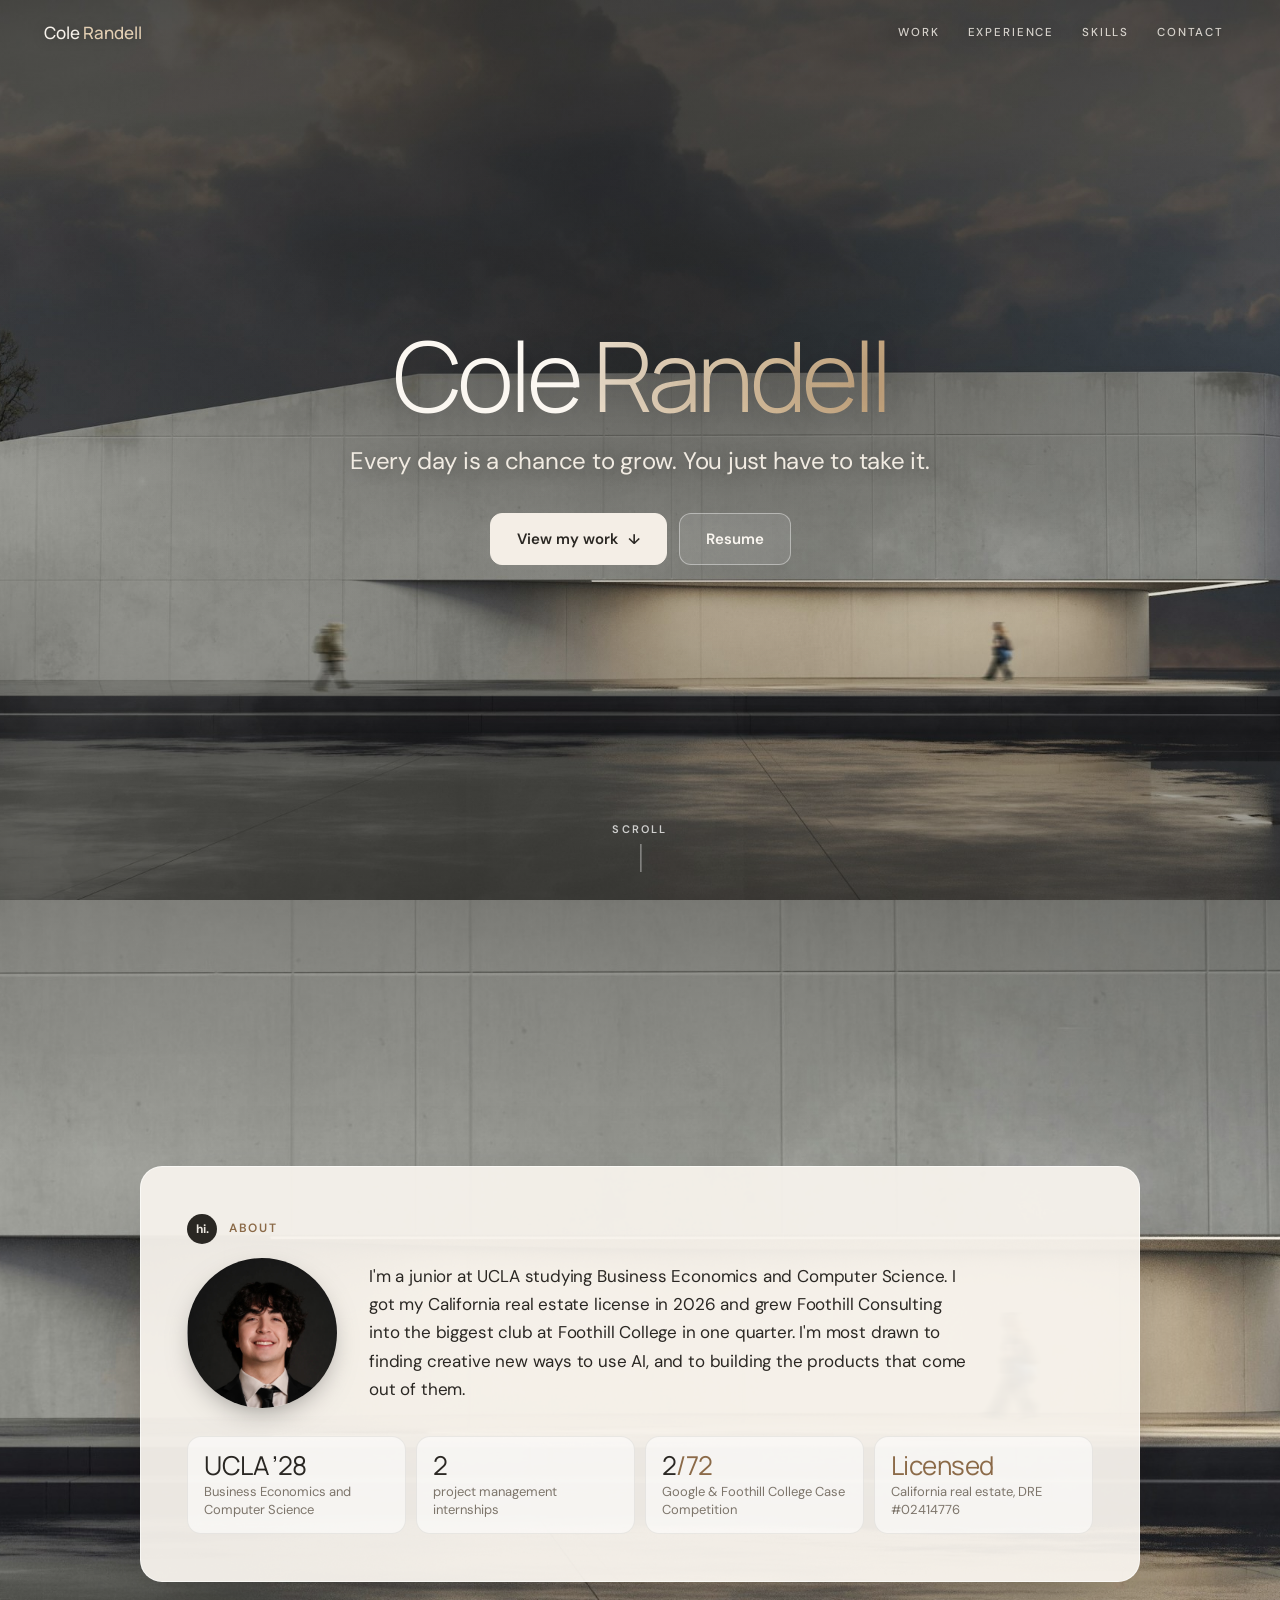
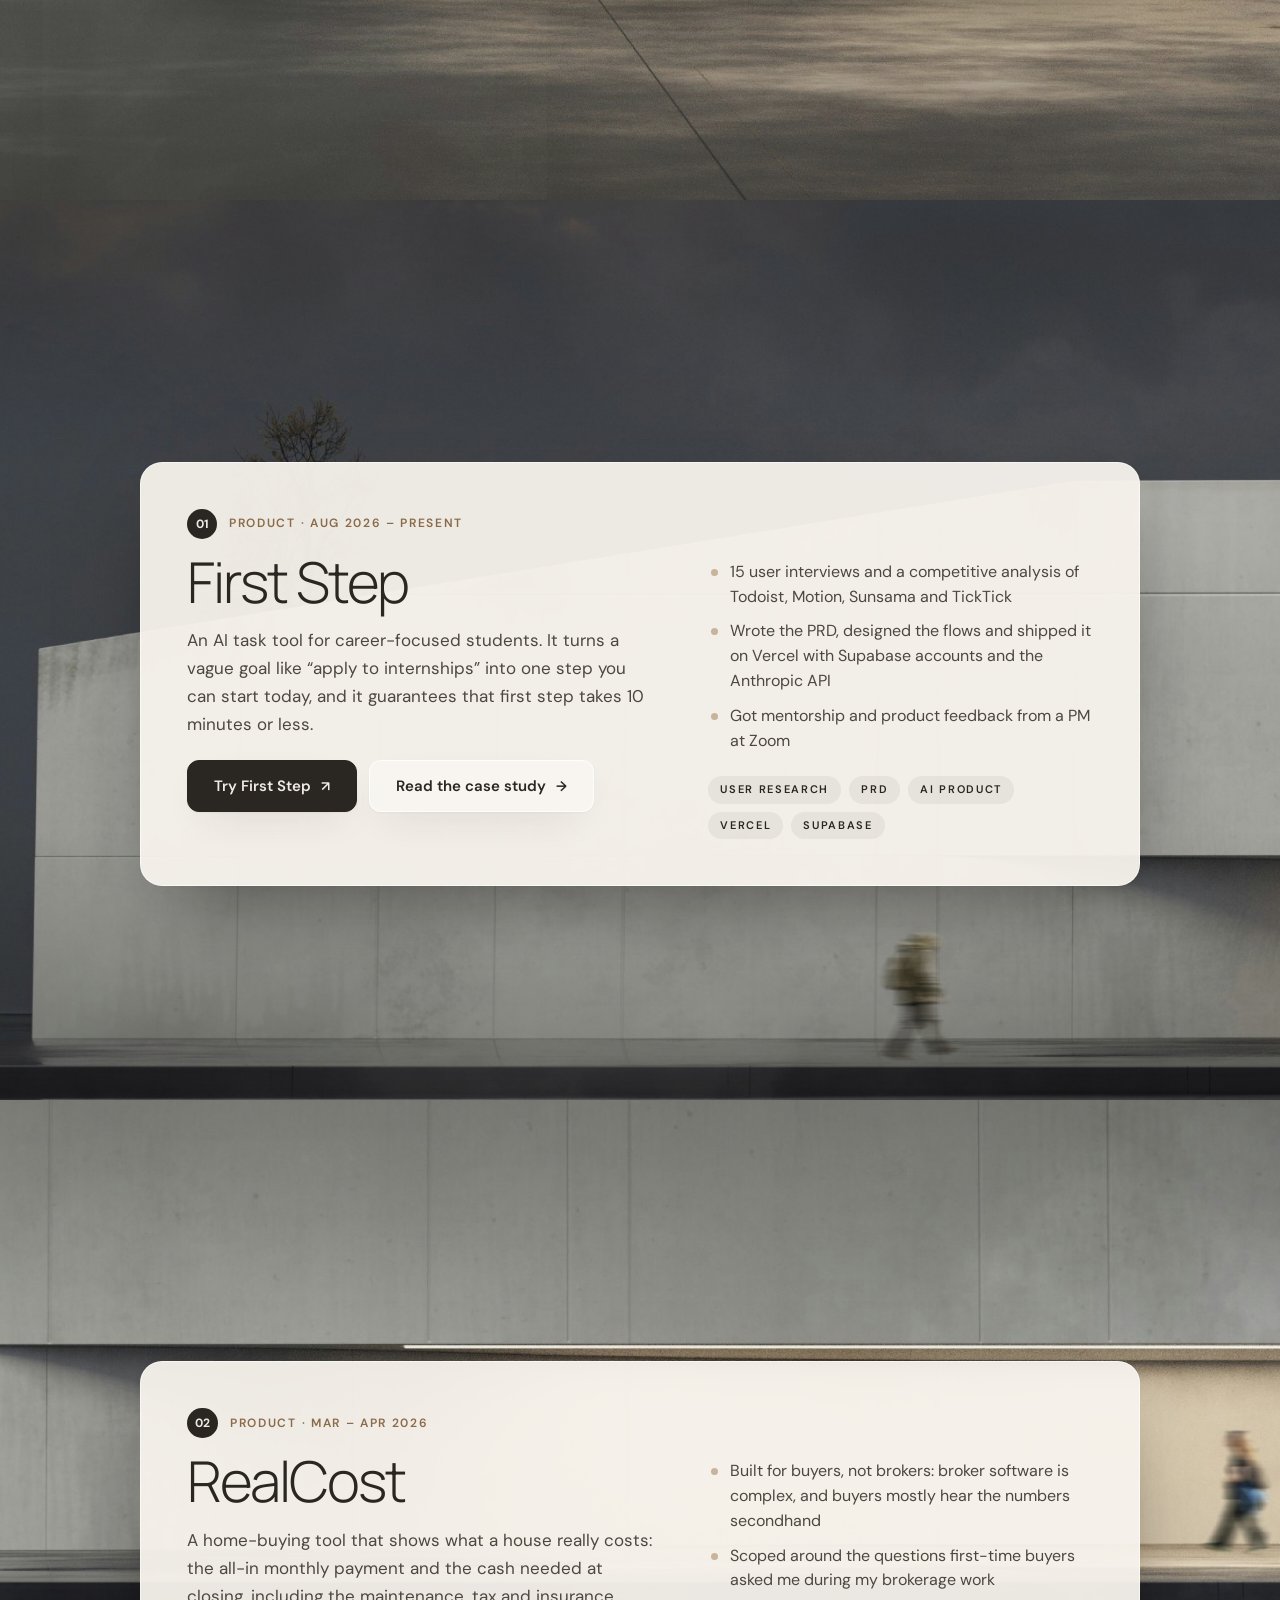
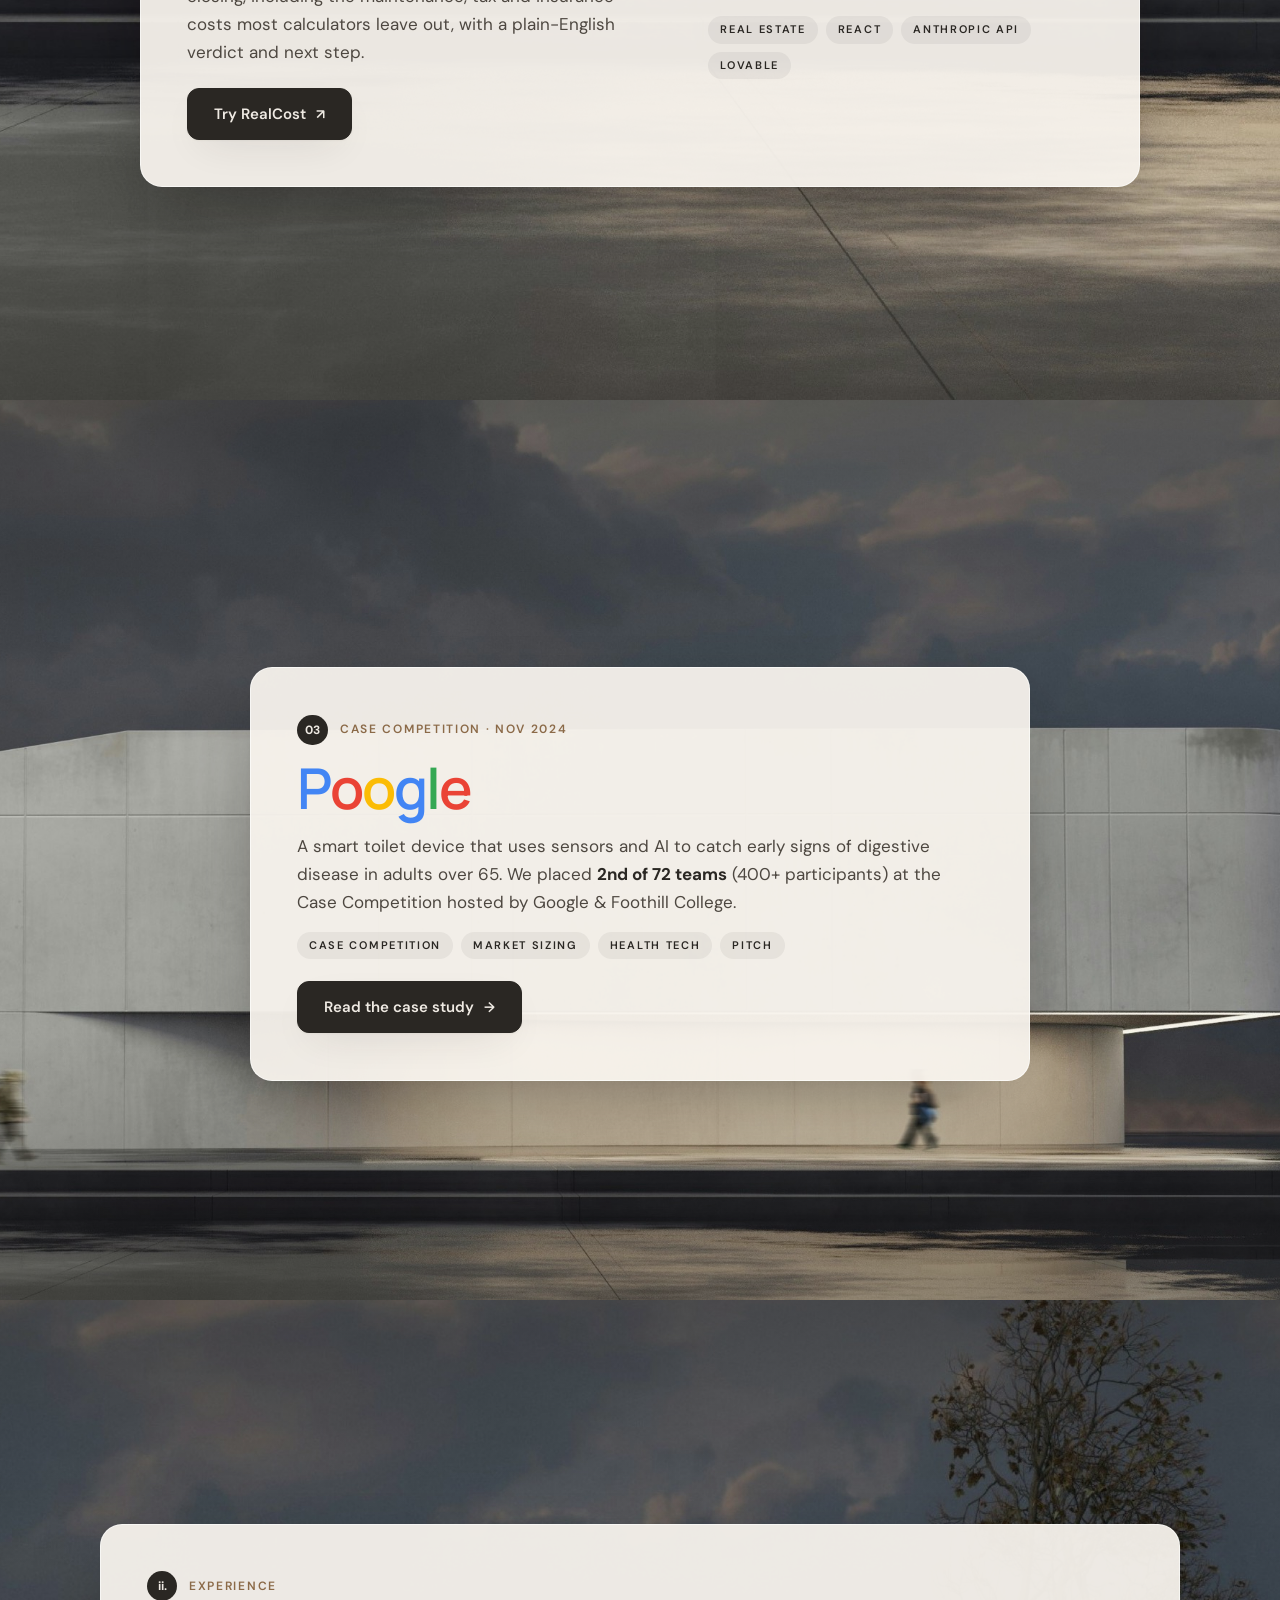
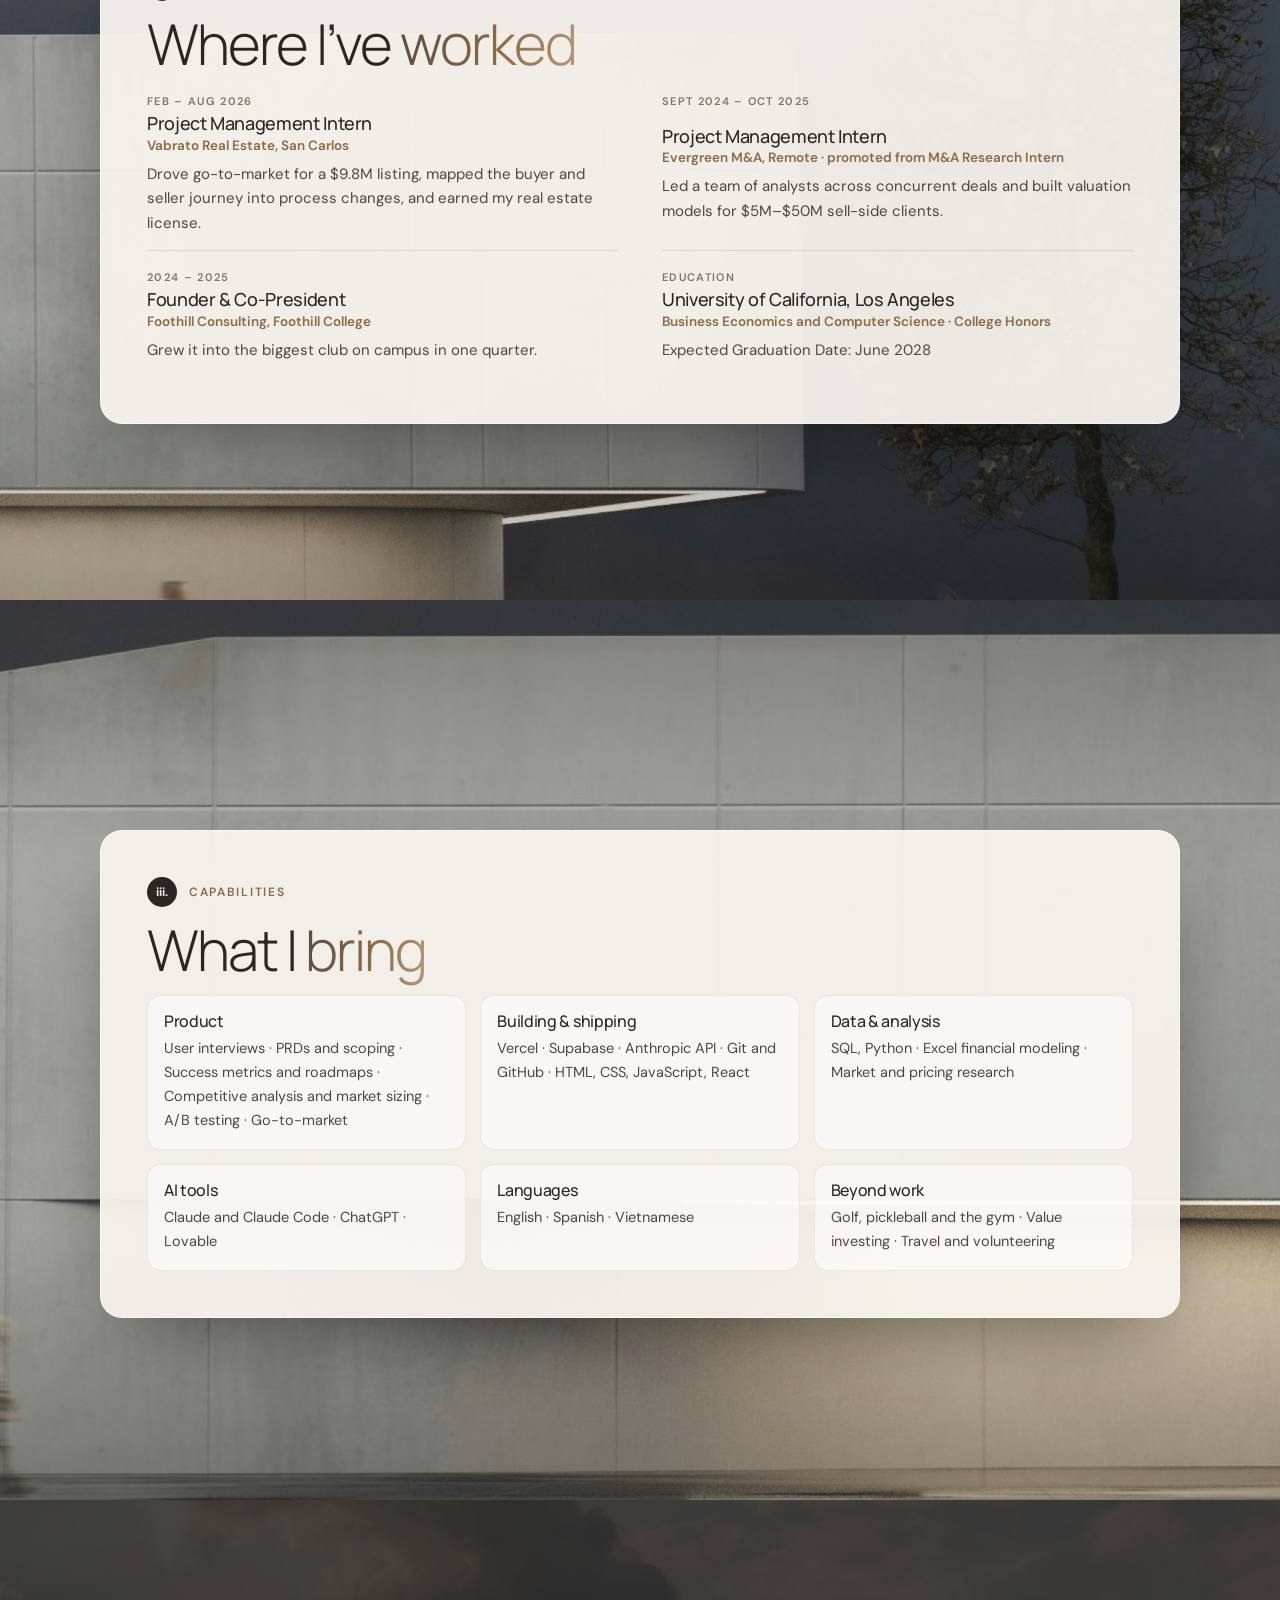
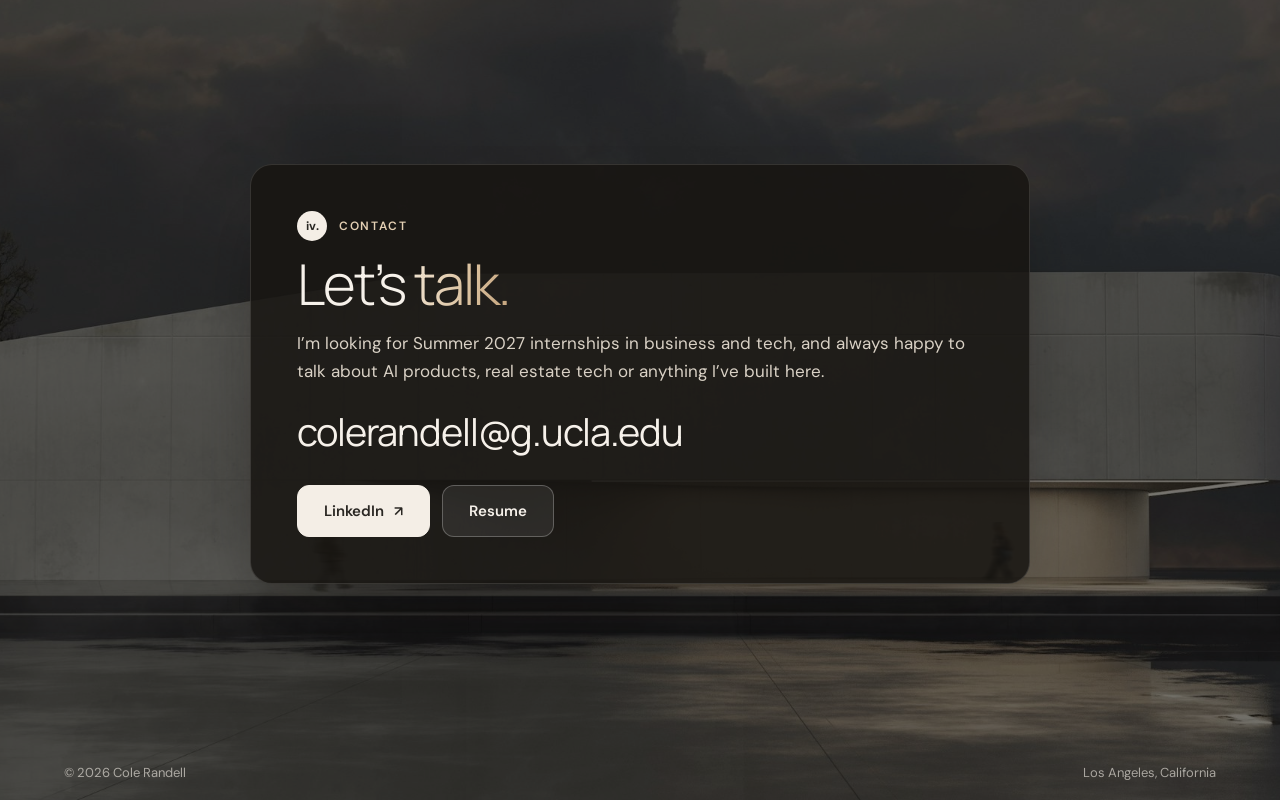
<file: index.html>
<!doctype html>
<html lang="en">
<head>
  <meta charset="utf-8">
  <meta name="viewport" content="width=device-width, initial-scale=1">
  <title>Cole Randell · Product</title>
  <meta name="description" content="Cole Randell: product-minded builder at UCLA. Case studies, experience and resume.">
  <link rel="preconnect" href="https://fonts.googleapis.com">
  <link rel="preconnect" href="https://fonts.gstatic.com" crossorigin>
  <link href="https://fonts.googleapis.com/css2?family=Manrope:wght@300;400;500;600;700;800&family=DM+Sans:opsz,wght@9..40,400;9..40,500;9..40,600;9..40,700&display=swap" rel="stylesheet">
  <link rel="stylesheet" href="style.css">
  <link rel="stylesheet" href="slides.css">
  <script>document.documentElement.classList.add("js", "slides-page")</script>
</head>
<body>


<nav>
  <div class="wrap">
    <a class="mark" href="#top">Cole <em>Randell</em></a>
    <ul>
      <li><a href="#work">Work</a></li>
      <li class="hide-sm"><a href="#experience">Experience</a></li>
      <li class="hide-sm"><a href="#skills">Skills</a></li>
      <li><a href="#contact">Contact</a></li>
    </ul>
  </div>
</nav>

<main class="slides">

  <section class="slide slide-hero" id="top" data-bg="hero">
    <div class="hero-copy">
      <h1>Cole <em>Randell</em></h1>
      <p class="lede">Every day is a chance to grow. You just have to take it.</p>
      <div class="btns">
        <a class="btn solid" href="#work">View my work <span class="arr">↓</span></a>
        <a class="btn" href="Cole_Randell_Resume.pdf">Resume</a>
      </div>
    </div>
    <a class="scroll-cue" href="#about" aria-label="Scroll to about">Scroll</a>
  </section>

  <section class="slide" id="about" data-bg="about">
    <div class="panel left">
      <div class="kicker"><span>hi.</span>About</div>
      <div class="about-row">
        <img class="headshot" src="img/cole.jpg" alt="Cole Randell" width="800" height="800">
        <p class="about-text">I'm a junior at UCLA studying Business Economics and Computer Science. I got my California real estate license in 2026 and grew Foothill Consulting into the biggest club at Foothill College in one quarter. I'm most drawn to finding creative new ways to use AI, and to building the products that come out of them.</p>
      </div>
      <div class="stats">
        <div><b>UCLA ’28</b><span>Business Economics and Computer Science</span></div>
        <div><b>2</b><span>project management internships</span></div>
        <div><b>2<em>/72</em></b><span>Google &amp; Foothill College Case Competition</span></div>
        <div><b><em>Licensed</em></b><span>California real estate, DRE #02414776</span></div>
      </div>
    </div>
  </section>

  <section class="slide" id="work" data-bg="firststep">
    <div class="panel right">
      <div class="two-col">
        <div class="col-a">
      <div class="kicker"><span>01</span>Product · Aug 2026 – Present</div>
      <h2>First Step</h2>
      <p>An AI task tool for career-focused students. It turns a vague goal like “apply to internships” into one step you can start today, and it guarantees that first step takes 10 minutes or less.</p>
      <div class="btns">
        <a class="btn solid" href="https://getfirststep.vercel.app/">Try First Step <span class="arr">↗</span></a>
        <a class="btn" href="first-step.html">Read the case study <span class="arr">→</span></a>
      </div>
        </div>
        <div class="col-b">
      <ul class="points">
        <li>15 user interviews and a competitive analysis of Todoist, Motion, Sunsama and TickTick</li>
        <li>Wrote the PRD, designed the flows and shipped it on Vercel with Supabase accounts and the Anthropic API</li>
        <li>Got mentorship and product feedback from a PM at Zoom</li>
      </ul>
      <div class="work-tags"><span>User research</span><span>PRD</span><span>AI product</span><span>Vercel</span><span>Supabase</span></div>
        </div>
      </div>
    </div>
  </section>

  <section class="slide" id="realcost" data-bg="realcost">
    <div class="panel left">
      <div class="two-col">
        <div class="col-a">
      <div class="kicker"><span>02</span>Product · Mar – Apr 2026</div>
      <h2>RealCost</h2>
      <p>A home-buying tool that shows what a house really costs: the all-in monthly payment and the cash needed at closing, including the maintenance, tax and insurance costs most calculators leave out, with a plain-English verdict and next step.</p>
      <div class="btns">
        <a class="btn solid" href="https://realcost.lovable.app">Try RealCost <span class="arr">↗</span></a>
      </div>
        </div>
        <div class="col-b">
      <ul class="points">
        <li>Built for buyers, not brokers: broker software is complex, and buyers mostly hear the numbers secondhand</li>
        <li>Scoped around the questions first-time buyers asked me during my brokerage work</li>
      </ul>
      <div class="work-tags"><span>Real estate</span><span>React</span><span>Anthropic API</span><span>Lovable</span></div>
        </div>
      </div>
    </div>
  </section>

  <section class="slide" id="poogle" data-bg="poogle">
    <div class="panel right narrow">
      <div class="kicker"><span>03</span>Case competition · Nov 2024</div>
      <h2 class="wordmark" aria-label="Poogle"><span>P</span><span>o</span><span>o</span><span>g</span><span>l</span><span>e</span></h2>
      <p>A smart toilet device that uses sensors and AI to catch early signs of digestive disease in adults over 65. We placed <b>2nd of 72 teams</b> (400+ participants) at the Case Competition hosted by Google &amp; Foothill College.</p>
      <div class="work-tags"><span>Case competition</span><span>Market sizing</span><span>Health tech</span><span>Pitch</span></div>
      <div class="btns">
        <a class="btn solid" href="poogle.html">Read the case study <span class="arr">→</span></a>
      </div>
    </div>
  </section>

  <section class="slide" id="experience" data-bg="experience">
    <div class="panel left wide">
      <div class="kicker"><span>ii.</span>Experience</div>
      <h2>Where I’ve <em>worked</em></h2>
      <div class="timeline">
        <div class="entry">
          <div class="when">Feb – Aug 2026</div>
          <div><h3>Project Management Intern</h3><div class="org">Vabrato Real Estate, San Carlos</div>
          <p>Drove go-to-market for a $9.8M listing, mapped the buyer and seller journey into process changes, and earned my real estate license.</p></div>
        </div>
        <div class="entry">
          <div class="when">Sept 2024 – Oct 2025</div>
          <div><h3>Project Management Intern</h3><div class="org">Evergreen M&amp;A, Remote · promoted from M&amp;A Research Intern</div>
          <p>Led a team of analysts across concurrent deals and built valuation models for $5M–$50M sell-side clients.</p></div>
        </div>
        <div class="entry">
          <div class="when">2024 – 2025</div>
          <div><h3>Founder &amp; Co-President</h3><div class="org">Foothill Consulting, Foothill College</div>
          <p>Grew it into the biggest club on campus in one quarter.</p></div>
        </div>
        <div class="entry">
          <div class="when">Education</div>
          <div><h3>University of California, Los Angeles</h3><div class="org">Business Economics and Computer Science · College Honors</div>
          <p>Expected Graduation Date: June 2028</p></div>
        </div>
      </div>
    </div>
  </section>

  <section class="slide" id="skills" data-bg="skills">
    <div class="panel right wide">
      <div class="kicker"><span>iii.</span>Capabilities</div>
      <h2>What I <em>bring</em></h2>
      <div class="skill-grid">
        <div><h3>Product</h3><p>User interviews · PRDs and scoping · Success metrics and roadmaps · Competitive analysis and market sizing · A/B testing · Go-to-market</p></div>
        <div><h3>Building &amp; shipping</h3><p>Vercel · Supabase · Anthropic API · Git and GitHub · HTML, CSS, JavaScript, React</p></div>
        <div><h3>Data &amp; analysis</h3><p>SQL, Python · Excel financial modeling · Market and pricing research</p></div>
        <div><h3>AI tools</h3><p>Claude and Claude Code · ChatGPT · Lovable</p></div>
        <div><h3>Languages</h3><p>English · Spanish · Vietnamese</p></div>
        <div><h3>Beyond work</h3><p>Golf, pickleball and the gym · Value investing · Travel and volunteering</p></div>
      </div>
    </div>
  </section>

  <section class="slide" id="contact" data-bg="contact">
    <div class="panel dark center narrow">
      <div class="kicker"><span>iv.</span>Contact</div>
      <h2>Let’s <em>talk.</em></h2>
      <p>I’m looking for Summer 2027 internships in business and tech, and always happy to talk about AI products, real estate tech or anything I’ve built here.</p>
      <a class="big-mail" href="mailto:colerandell@g.ucla.edu">colerandell@g.ucla.edu</a>
      <div class="btns">
        <a class="btn solid" href="https://www.linkedin.com/in/colerandell/">LinkedIn <span class="arr">↗</span></a>
        <a class="btn" href="Cole_Randell_Resume.pdf">Resume</a>
      </div>
    </div>
    <footer class="slide-footer"><span>© 2026 Cole Randell</span><span>Los Angeles, California</span></footer>
  </section>

</main>

<script>
  // Nav gets a faint strip once you leave the first slide
  (function () {
    var root = document.documentElement, ticking = false;
    function update() { ticking = false; root.classList.toggle("scrolled", window.scrollY > window.innerHeight * 0.5); }
    window.addEventListener("scroll", function () { if (!ticking) { ticking = true; requestAnimationFrame(update); } }, { passive: true });
    update();
  })();
</script>
</body>
</html>
</file>
<file: style.css>
/* Shared styles for index.html and first-step.html.
   Soft, "gooey" look: cream and navy, drifting blurred blobs, glass cards, rounded type. */
:root {
  color-scheme: light;
  --cream: #f5efe4;
  --cream-2: #ece4d5;
  --navy: #0e1d3b;
  --navy-2: #1b2f5c;
  --blue: #34528f;
  --sky: #9db4e0;
  --ink: #0e1d3b;
  --ink-soft: #33405a;
  --muted: #69728a;
  --line: rgba(14, 29, 59, 0.12);
  --glass: rgba(255, 252, 246, 0.74);
  --glass-line: rgba(255, 255, 255, 0.7);
  --shadow: 0 1px 2px rgba(14, 29, 59, 0.04), 0 12px 40px -12px rgba(14, 29, 59, 0.14);
  /* Aliases used by inline styles in the HTML */
  --gold: var(--blue);
  --gold-soft: var(--sky);
  --night: var(--navy);
  --night-ink: #f5efe4;
  --night-gold: #b9cbef;
  --w: 1120px;
  --read: 680px;
  --round: "Nunito", "SF Pro Rounded", ui-rounded, -apple-system, sans-serif;
  --sans: "DM Sans", -apple-system, "Helvetica Neue", sans-serif;
  --ease: cubic-bezier(.22, 1, .36, 1);
}

* { box-sizing: border-box; }
html { background: var(--cream); }
body {
  margin: 0;
  background: transparent;
  color: var(--ink-soft);
  font: 400 17px/1.7 var(--sans);
  -webkit-font-smoothing: antialiased;
}
img { max-width: 100%; display: block; }
a { color: inherit; }
::selection { background: var(--sky); color: var(--navy); }

/* Smooth scrolling (Lenis) */
html.lenis, html.lenis body { height: auto; }
.lenis.lenis-smooth { scroll-behavior: auto !important; }
.lenis.lenis-stopped { overflow: hidden; }

/* Drifting blob background: pre-blurred radial gradients, animated with transform only */
.blobs { position: fixed; inset: 0; z-index: -1; overflow: hidden; pointer-events: none; }
.blobs i {
  position: absolute; width: 60vmax; height: 60vmax; border-radius: 50%;
  will-change: transform; animation: drift 34s var(--ease) infinite alternate;
}
.blobs i:nth-child(1) { top: -22vmax; right: -18vmax; background: radial-gradient(circle, rgba(52, 82, 143, .26) 0%, transparent 62%); }
.blobs i:nth-child(2) { top: 18vh; left: -26vmax; background: radial-gradient(circle, rgba(157, 180, 224, .55) 0%, transparent 62%); animation-duration: 42s; animation-delay: -12s; }
.blobs i:nth-child(3) { bottom: -30vmax; right: 4vmax; background: radial-gradient(circle, rgba(236, 210, 170, .65) 0%, transparent 60%); animation-duration: 38s; animation-delay: -20s; }
.blobs i:nth-child(4) { top: 40vh; right: 22vw; width: 38vmax; height: 38vmax; background: radial-gradient(circle, rgba(111, 138, 204, .28) 0%, transparent 62%); animation-duration: 46s; animation-delay: -6s; }
@keyframes drift {
  0%   { transform: translate(0, 0) scale(1); }
  33%  { transform: translate(6vw, 5vh) scale(1.12, .94); }
  66%  { transform: translate(-4vw, 9vh) scale(.94, 1.08); }
  100% { transform: translate(3vw, -4vh) scale(1.06); }
}

.wrap { max-width: var(--w); margin: 0 auto; padding: 0 clamp(20px, 5vw, 56px); }
.read { max-width: var(--read); }

/* Small labels */
.caps, .kicker, .meta, .work-meta, .work-tags, th, .cs-meta dt {
  font: 600 12px/1.4 var(--sans);
  text-transform: uppercase;
  letter-spacing: 0.14em;
}

/* Floating pill nav */
nav { position: sticky; top: 14px; z-index: 20; padding: 0 clamp(12px, 3vw, 24px); }
nav .wrap {
  display: flex; align-items: center; justify-content: space-between; gap: 16px;
  height: 58px; padding: 0 10px 0 24px; max-width: 980px;
  background: rgba(255, 252, 246, 0.62);
  backdrop-filter: blur(18px) saturate(1.4); -webkit-backdrop-filter: blur(18px) saturate(1.4);
  border: 1px solid var(--glass-line); border-radius: 999px; box-shadow: var(--shadow);
}
.mark { font: 800 19px/1 var(--round); color: var(--navy); text-decoration: none; letter-spacing: -0.01em; white-space: nowrap; }
.mark em { font-style: normal; color: var(--blue); }
nav ul { display: flex; gap: 4px; list-style: none; margin: 0; padding: 0; font: 600 14px var(--sans); }
nav ul a { display: block; padding: 9px 16px; border-radius: 999px; color: var(--ink-soft); text-decoration: none; transition: background .4s var(--ease), color .4s; }
nav ul a:hover { background: var(--navy); color: var(--cream); }
@media (max-width: 640px) { nav ul li.hide-sm { display: none; } nav ul a { padding: 9px 12px; } }

/* Type */
h1, h2, h3 { font-family: var(--round); color: var(--navy); margin: 0; letter-spacing: -0.025em; }
h1 { font-size: clamp(60px, 10vw, 132px); line-height: 0.95; font-weight: 800; }
h2 { font-size: clamp(38px, 5.6vw, 64px); line-height: 1.02; font-weight: 800; margin-bottom: 36px; }
h3 { font-size: clamp(22px, 2.6vw, 28px); line-height: 1.2; font-weight: 800; letter-spacing: -0.015em; }
h1 em, h2 em, h3 em {
  font-style: normal;
  background: linear-gradient(100deg, var(--navy-2) 0%, #4f6fb3 55%, #8aa6dc 100%);
  -webkit-background-clip: text; background-clip: text; color: transparent;
}
p { margin: 0 0 18px; }
b, strong { font-weight: 700; color: var(--navy); }
.muted { color: var(--muted); }

.kicker { display: flex; align-items: center; gap: 12px; color: var(--blue); margin-bottom: 20px; }
.kicker span {
  display: inline-grid; place-items: center; min-width: 30px; height: 30px; padding: 0 8px;
  border-radius: 999px; background: var(--navy); color: var(--cream);
  font: 700 12px var(--sans); letter-spacing: 0; text-transform: lowercase;
}

section { padding: clamp(80px, 11vw, 130px) 0; }

/* Buttons */
.btns { display: flex; flex-wrap: wrap; gap: 12px; margin-top: 36px; }
.btn {
  display: inline-flex; align-items: center; gap: 10px;
  padding: 15px 26px; border-radius: 999px; font: 600 15px var(--sans);
  color: var(--navy); text-decoration: none;
  background: var(--glass); border: 1px solid var(--glass-line);
  box-shadow: var(--shadow);
  transition: transform .6s var(--ease), background .4s, color .4s, box-shadow .6s var(--ease);
}
.btn:hover { transform: translateY(-2px) scale(1.02); box-shadow: 0 18px 40px -14px rgba(14, 29, 59, .3); }
.btn.solid { background: var(--navy); color: var(--cream); border-color: var(--navy); }
.btn.solid:hover { background: var(--navy-2); }
.link { display: inline-flex; align-items: center; gap: 10px; font: 700 15px var(--sans); color: var(--navy); text-decoration: none; }
.arr { display: inline-grid; place-items: center; width: 28px; height: 28px; border-radius: 50%; background: var(--navy); color: var(--cream); font-size: 14px; transition: transform .6s var(--ease); }
.btn .arr { width: auto; height: auto; background: none; color: inherit; }
a:hover .arr { transform: translateX(5px); }

/* Hero */
.hero { padding: clamp(56px, 8vw, 96px) 0 clamp(64px, 9vw, 110px); }
.hero-grid { display: grid; grid-template-columns: 1.35fr 1fr; gap: clamp(32px, 6vw, 80px); align-items: center; }
.hero .meta {
  display: inline-flex; align-items: center; color: var(--blue); margin-bottom: 28px;
  padding: 8px 16px; border-radius: 999px; background: var(--glass); border: 1px solid var(--glass-line);
}
.hero .meta i { font-style: normal; margin: 0 10px; color: var(--sky); }
.hero h1 { margin-bottom: 30px; }
.lede { font: 500 clamp(20px, 2.1vw, 24px)/1.5 var(--sans); color: var(--navy); max-width: 560px; letter-spacing: -0.01em; }
.hero .sub { max-width: 520px; }

.arch {
  aspect-ratio: 1 / 1.06; width: 100%; max-width: 400px; justify-self: end;
  border-radius: 48% 52% 44% 56% / 54% 46% 54% 46%;
  overflow: hidden; display: grid; place-items: center;
  background: linear-gradient(150deg, #cfdaf0 0%, #a9bde4 45%, #1b2f5c 130%);
  box-shadow: 0 30px 80px -30px rgba(14, 29, 59, .45), inset 0 0 0 1px rgba(255, 255, 255, .5);
}
.arch img { width: 100%; height: 100%; object-fit: cover; object-position: 50% 40%; }
.arch .mono { font: 800 84px/1 var(--round); color: rgba(255, 255, 255, .85); letter-spacing: -0.04em; }
@media (max-width: 820px) {
  .hero-grid { grid-template-columns: 1fr; }
  .arch { order: -1; max-width: 220px; justify-self: start; }
}

/* Figures */
.figures { display: grid; grid-template-columns: repeat(4, 1fr); gap: 14px; margin-top: clamp(56px, 8vw, 96px); }
.figure {
  padding: 24px; border-radius: 28px;
  background: var(--glass); border: 1px solid var(--glass-line); box-shadow: var(--shadow);
}
.figure b { display: block; font: 800 clamp(30px, 3.6vw, 44px)/1 var(--round); color: var(--navy); letter-spacing: -0.03em; margin-bottom: 10px; }
.figure b em { font-style: normal; color: var(--blue); }
.figure span { font-size: 14px; color: var(--muted); line-height: 1.5; display: block; }
@media (max-width: 760px) { .figures { grid-template-columns: 1fr 1fr; } }

/* Selected work: glass cards */
.work {
  display: grid; grid-template-columns: 90px 1fr; gap: 20px;
  padding: clamp(28px, 4vw, 48px); margin-bottom: 18px; border-radius: 36px;
  background: var(--glass); border: 1px solid var(--glass-line); box-shadow: var(--shadow);
  text-decoration: none; color: inherit;
  transition: transform .8s var(--ease), box-shadow .8s var(--ease);
}
.work:hover { transform: translateY(-4px); box-shadow: 0 30px 70px -28px rgba(14, 29, 59, .35); }
.work-num { font: 800 44px/1 var(--round); color: var(--sky); letter-spacing: -0.04em; }
.work-meta { color: var(--blue); margin-bottom: 12px; }
.work h3 { font-size: clamp(34px, 4.4vw, 52px); line-height: 1; margin-bottom: 18px; letter-spacing: -0.03em; }
.work p { max-width: 640px; }
.work ul { margin: 0 0 22px; padding: 0; list-style: none; max-width: 640px; }
.work li { padding: 8px 0 8px 26px; position: relative; font-size: 16px; }
.work li::before { content: ""; position: absolute; left: 4px; top: 18px; width: 8px; height: 8px; border-radius: 50%; background: var(--sky); }
.work-tags { display: flex; flex-wrap: wrap; gap: 8px; margin-bottom: 26px; }
.work-tags span { font-size: 11px; padding: 6px 12px; border-radius: 999px; background: rgba(14, 29, 59, .06); color: var(--navy); }
@media (max-width: 640px) { .work { grid-template-columns: 1fr; gap: 6px; border-radius: 28px; } .work-num { font-size: 34px; } }

/* Experience */
.job { display: grid; grid-template-columns: 200px 1fr; gap: 10px 44px; padding: 36px 0; border-top: 1px solid var(--line); }
.job:last-child { border-bottom: 1px solid var(--line); }
.job .when { color: var(--muted); padding-top: 8px; }
.job h3 { margin-bottom: 4px; }
.job h3 small { font: 500 16px var(--sans); color: var(--muted); letter-spacing: 0; }
.job .org { font: 600 16px/1.4 var(--sans); color: var(--blue); margin-bottom: 14px; }
.job ul { margin: 0; padding: 0; list-style: none; max-width: 640px; }
.job li { padding-left: 24px; position: relative; margin-bottom: 8px; font-size: 16px; }
.job li::before { content: ""; position: absolute; left: 4px; top: 11px; width: 7px; height: 7px; border-radius: 50%; background: var(--sky); }
@media (max-width: 700px) { .job { grid-template-columns: 1fr; } .job .when { padding-top: 0; } }

/* Skills */
.skills { display: grid; grid-template-columns: repeat(3, 1fr); gap: 14px; }
.skills > div {
  padding: 28px; border-radius: 28px;
  background: var(--glass); border: 1px solid var(--glass-line); box-shadow: var(--shadow);
}
.skills h3 { font-size: 21px; margin-bottom: 12px; }
.skills ul { margin: 0; padding: 0; list-style: none; font-size: 15.5px; }
.skills li { padding: 3px 0; }
@media (max-width: 820px) { .skills { grid-template-columns: 1fr 1fr; } }
@media (max-width: 520px) { .skills { grid-template-columns: 1fr; } }

/* Navy closing section with its own glow */
.night {
  position: relative; overflow: hidden; isolation: isolate;
  background: var(--navy); color: var(--night-ink);
  border-radius: clamp(32px, 5vw, 56px) clamp(32px, 5vw, 56px) 0 0;
  margin-top: 40px;
}
.night::before, .night::after {
  content: ""; position: absolute; z-index: -1; border-radius: 50%; width: 70vmax; height: 70vmax;
  animation: drift 40s var(--ease) infinite alternate;
}
.night::before { top: -40vmax; left: -20vmax; background: radial-gradient(circle, rgba(111, 138, 204, .45) 0%, transparent 60%); }
.night::after { bottom: -45vmax; right: -25vmax; background: radial-gradient(circle, rgba(236, 210, 170, .22) 0%, transparent 60%); animation-delay: -18s; }
.night h2 { color: var(--night-ink); font-size: clamp(52px, 8.5vw, 112px); }
.night h2 em { background: linear-gradient(100deg, #f5efe4 0%, #b9cbef 60%, #8aa6dc 100%); -webkit-background-clip: text; background-clip: text; color: transparent; }
.night .kicker { color: var(--night-gold); }
.night .kicker span { background: var(--cream); color: var(--navy); }
.night p { color: #c9d0de; }
.night .btn { background: rgba(255, 255, 255, .08); border-color: rgba(255, 255, 255, .18); color: var(--night-ink); box-shadow: none; }
.night .btn.solid { background: var(--cream); border-color: var(--cream); color: var(--navy); }
.big-mail { display: inline-block; font: 800 clamp(26px, 4.4vw, 50px)/1.2 var(--round); letter-spacing: -0.03em; color: var(--night-ink); text-decoration: none; margin: 8px 0; word-break: break-word; transition: color .4s; }
.big-mail:hover { color: var(--night-gold); }

footer { background: var(--navy); color: #8a93a8; padding: 26px 0 40px; font-size: 14px; }
footer .wrap { display: flex; justify-content: space-between; flex-wrap: wrap; gap: 12px; border-top: 1px solid rgba(255, 255, 255, .1); padding-top: 26px; }
footer a { color: #c9d0de; text-decoration: none; }
footer a:hover { color: var(--night-gold); }

/* Case study */
.cs-hero .meta a { text-decoration: none; }
.pull {
  font: 500 clamp(21px, 2.3vw, 27px)/1.55 var(--sans); color: var(--navy); letter-spacing: -0.01em;
  margin: 48px 0 0; max-width: 860px; padding: clamp(24px, 3.5vw, 40px); border-radius: 32px;
  background: var(--glass); border: 1px solid var(--glass-line); box-shadow: var(--shadow);
}
.pull b { color: var(--blue); }
.cs-meta { display: grid; grid-template-columns: repeat(4, 1fr); gap: 14px; margin: 18px 0 0; }
.cs-meta > div { padding: 20px 22px; border-radius: 24px; background: rgba(255, 252, 246, .4); border: 1px solid var(--glass-line); }
.cs-meta dt { color: var(--blue); margin-bottom: 6px; }
.cs-meta dd { margin: 0; font-size: 15px; line-height: 1.5; color: var(--navy); }
@media (max-width: 760px) { .cs-meta { grid-template-columns: 1fr 1fr; } }

.cs-body h3 { margin: 52px 0 14px; }
.cs-body ul.lines { margin: 0 0 18px; padding: 0; list-style: none; }
.cs-body ul.lines li { padding: 12px 0 12px 26px; border-top: 1px solid var(--line); position: relative; }
.cs-body ul.lines li:last-child { border-bottom: 1px solid var(--line); }
.cs-body ul.lines li::before { content: ""; position: absolute; left: 4px; top: 23px; width: 8px; height: 8px; border-radius: 50%; background: var(--sky); }

.decision {
  display: grid; grid-template-columns: 80px 1fr; gap: 18px;
  padding: clamp(24px, 3.5vw, 40px); margin-bottom: 14px; border-radius: 32px;
  background: var(--glass); border: 1px solid var(--glass-line); box-shadow: var(--shadow);
}
.decision .n { font: 800 40px/1 var(--round); color: var(--sky); letter-spacing: -0.04em; }
.decision h3 { margin: 0 0 14px; }
.decision p { max-width: 640px; margin-bottom: 10px; }
.decision .label { display: inline-block; font: 700 11px var(--sans); text-transform: uppercase; letter-spacing: 0.12em; color: var(--cream); background: var(--blue); padding: 3px 9px; border-radius: 999px; margin-right: 10px; vertical-align: 2px; }
@media (max-width: 640px) { .decision { grid-template-columns: 1fr; gap: 4px; border-radius: 26px; } .decision .n { font-size: 32px; } }

.table-scroll {
  overflow-x: auto; margin: 8px 0 20px; border-radius: 28px;
  background: var(--glass); border: 1px solid var(--glass-line); box-shadow: var(--shadow);
}
table { width: 100%; min-width: 560px; border-collapse: collapse; font-size: 15.5px; }
th, td { text-align: left; padding: 18px 22px; border-bottom: 1px solid var(--line); vertical-align: top; }
th { color: var(--blue); }
td:first-child { font: 800 17px/1.3 var(--round); color: var(--navy); }
tr.us td { color: var(--cream); background: var(--navy); border-bottom: 0; }
tr.us td:first-child { color: var(--night-gold); }

.shots { display: grid; grid-template-columns: repeat(3, 1fr); gap: clamp(12px, 2vw, 24px); margin: 8px 0 36px; }
.shot { margin: 0; }
.shot img, .shot .slot { aspect-ratio: 9 / 16; width: 100%; object-fit: cover; border-radius: 28px; box-shadow: var(--shadow); }
.shot img { aspect-ratio: 4 / 3; height: auto; object-fit: cover; object-position: top left; border-radius: 22px; border: 1px solid var(--line); background: #f5f2ec; }
.shot .slot {
  display: grid; place-items: center; text-align: center; padding: 20px;
  background: var(--glass); border: 1px dashed rgba(14, 29, 59, .2);
  font: 700 16px/1.4 var(--round); color: var(--muted);
}
.shot figcaption { font-size: 14px; color: var(--muted); margin-top: 12px; }
@media (max-width: 640px) { .shots { grid-template-columns: 1fr 1fr; } }

.figures.tight { margin: 36px 0 12px; }

.quote { font: 800 clamp(32px, 4.6vw, 54px)/1.1 var(--round); letter-spacing: -0.03em; color: var(--navy); margin: 0 0 44px; max-width: 900px; }
.quote::before { content: "“"; color: var(--sky); }
.quote::after { content: "”"; color: var(--sky); }

/* Soft reveal: rise, unblur and settle (only when JS runs; content is visible without it) */
.js .reveal { opacity: 0; transform: translateY(28px); transition: opacity .9s var(--ease), transform 1s var(--ease); }
.js .reveal.in { opacity: 1; transform: none; }

@media (prefers-reduced-motion: reduce) {
  .blobs i, .night::before, .night::after { animation: none; }
  .js .reveal { opacity: 1; transform: none; filter: none; transition: none; }
  .btn, .work, .arr { transition: none; }
}
@media (max-width: 520px) { .figure { padding: 18px; } .figure b { font-size: 28px; } }

/* Poogle case study */
.wordmark span:nth-child(1), .wordmark span:nth-child(4) { color: #4285f4; }
.wordmark span:nth-child(2), .wordmark span:nth-child(6) { color: #ea4335; }
.wordmark span:nth-child(3) { color: #fbbc05; }
.wordmark span:nth-child(5) { color: #34a853; }
.figures.three { grid-template-columns: repeat(3, 1fr); }
@media (max-width: 760px) { .figures.three { grid-template-columns: 1fr; } }

.award {
  display: flex; align-items: center; gap: 20px; margin: 40px 0 0; padding: 20px 26px 20px 20px; max-width: 640px;
  border-radius: 999px; background: var(--navy); color: var(--cream); box-shadow: 0 24px 60px -24px rgba(14, 29, 59, .5);
}
.award b { display: block; color: var(--cream); font: 800 19px/1.3 var(--round); }
.award span { font-size: 14px; color: #c9d0de; }
.award-place {
  flex: none; width: 72px; height: 72px; border-radius: 50%; display: flex; align-items: center; justify-content: center;
  background: linear-gradient(145deg, #eef1f6, #b9c3d3); color: var(--navy); font: 900 26px/1 var(--round);
}
.award-place sup { font-size: 12px; }
@media (max-width: 520px) { .award { border-radius: 28px; align-items: flex-start; } }

.wide-photo { margin: 40px 0 0; }
.wide-photo img { width: 100%; height: auto; border-radius: 32px; box-shadow: var(--shadow); aspect-ratio: 4 / 3; object-fit: cover; }
.wide-photo figcaption { font-size: 14px; color: var(--muted); margin-top: 12px; }

.funnel { display: grid; gap: 12px; margin: 8px 0 24px; }
.tier { padding: 24px 28px; border-radius: 28px; display: grid; grid-template-columns: 200px 160px 1fr; gap: 16px; align-items: center; }
.tier .caps { color: inherit; opacity: .8; }
.tier b { font: 800 clamp(28px, 3.4vw, 40px)/1 var(--round); letter-spacing: -0.03em; }
.tier p { margin: 0; font-size: 15.5px; }
.t1 { background: var(--glass); border: 1px solid var(--glass-line); color: var(--navy); }
.t2 { background: #c9d6ef; color: var(--navy); margin: 0 4%; }
.t3 { background: var(--navy); color: var(--cream); margin: 0 8%; }
.t3 b { color: var(--night-gold); }
.t3 p { color: #c9d0de; }
@media (max-width: 760px) { .tier { grid-template-columns: 1fr; gap: 6px; } .t2, .t3 { margin: 0; } }

.roadmap { display: grid; grid-template-columns: repeat(3, 1fr); gap: 14px; margin: 8px 0 12px; }
.year { padding: 26px; border-radius: 28px; background: var(--glass); border: 1px solid var(--glass-line); box-shadow: var(--shadow); }
.year .caps { color: var(--blue); }
.year b { display: block; font: 800 24px/1.2 var(--round); color: var(--navy); margin: 8px 0 10px; }
.year p { margin: 0; font-size: 15.5px; }
@media (max-width: 760px) { .roadmap { grid-template-columns: 1fr; } }

/* Work groups */
.group-head { margin: 36px 0 16px; }
.group-head:first-child { margin-top: 8px; }
.group-head h3 { font-size: 22px; margin-bottom: 4px; }
.group-head p { margin: 0; color: var(--muted); font-size: 15.5px; }
.card-actions { display: flex; flex-wrap: wrap; gap: 10px; }
.work:hover { transform: none; }
.work-art { margin: 6px 0 20px; max-width: 640px; }
.work-art img { width: 100%; height: auto; border-radius: 20px; border: 1px solid var(--line); }
.work-art figcaption { font-size: 14px; color: var(--muted); margin-top: 8px; }
.work li b { color: var(--navy); }

/* ===== Architectural theme (matches LinkedIn banner): warm stone, soft daylight, charcoal + wood ===== */
:root {
  --cream: #efeae3;
  --cream-2: #e5ded3;
  --navy: #2a2723;
  --navy-2: #4a433b;
  --blue: #8b6a48;
  --sky: #c8b49c;
  --ink: #2a2723;
  --ink-soft: #4d4740;
  --muted: #7d756b;
  --line: rgba(42, 39, 35, 0.12);
  --glass: rgba(250, 248, 244, 0.72);
  --glass-line: rgba(255, 255, 255, 0.75);
  --shadow: 0 1px 2px rgba(42, 39, 35, 0.04), 0 14px 40px -16px rgba(42, 39, 35, 0.16);
  --night-ink: #f3eee6;
  --night-gold: #d8c2a4;
  --round: "Manrope", -apple-system, "Helvetica Neue", sans-serif;
}
html { background: #ece7df; }
::selection { background: #d8c8b2; color: var(--navy); }

/* Static daylight instead of drifting blobs: bright haze top right, warm stone settling below */
.blobs {
  background:
    radial-gradient(85% 65% at 92% -8%, rgba(255, 253, 249, 0.95) 0%, rgba(255, 253, 249, 0) 62%),
    radial-gradient(60% 55% at -5% 105%, rgba(205, 190, 170, 0.45) 0%, rgba(205, 190, 170, 0) 70%),
    linear-gradient(180deg, #f2eee8 0%, #e8e2d9 100%);
}
.blobs i { display: none; }

/* Clean, light architectural type */
h1 { font-weight: 300; letter-spacing: -0.045em; line-height: 0.95; }
h2 { font-weight: 300; letter-spacing: -0.035em; }
h3 { font-weight: 500; letter-spacing: -0.02em; }
h1 em, h2 em, h3 em { background: linear-gradient(100deg, #5a4a3a 0%, #8b6a48 55%, #b8977a 100%); -webkit-background-clip: text; background-clip: text; color: transparent; }
.mark { font-weight: 600; letter-spacing: -0.02em; }
.work h3 { font-weight: 400; }
.figure b, .tier b, .big-mail, .quote { font-weight: 400; }
.work-num, .decision .n { font-weight: 300; }
td:first-child, .award b { font-weight: 600; }

/* Crisper, architectural shapes */
nav .wrap { border-radius: 16px; }
.btn { border-radius: 12px; }
.work { border-radius: 22px; }
.figure, .skills > div, .year, .tier, .table-scroll, .cs-meta > div { border-radius: 18px; }
.decision, .pull { border-radius: 20px; }
.wide-photo img, .work-art img { border-radius: 18px; }
.shot img { border-radius: 16px; }
.night { border-radius: 28px 28px 0 0; }
.work-tags span { background: rgba(42, 39, 35, 0.06); }

/* Arched portrait, echoing the curved building */
.arch { border-radius: 50% 50% 18px 18px / 42% 42% 18px 18px; box-shadow: 0 30px 70px -30px rgba(42, 39, 35, 0.45); }

/* Warm closing section */
.night::before { background: radial-gradient(circle, rgba(216, 194, 164, 0.22) 0%, transparent 60%); }
.night::after { background: radial-gradient(circle, rgba(139, 106, 72, 0.25) 0%, transparent 60%); }
.night h2 em { background: linear-gradient(100deg, #f3eee6 0%, #d8c2a4 60%, #b8977a 100%); -webkit-background-clip: text; background-clip: text; color: transparent; }

/* Poogle page accents */
.t2 { background: #e4d9ca; }
.award { box-shadow: 0 24px 60px -24px rgba(42, 39, 35, 0.5); }
.award-place { background: linear-gradient(145deg, #f5efe6, #d6c6b0); }

/* ===== RH-style photo hero (index) ===== */
.hero-photo {
  position: relative; isolation: isolate; overflow: hidden;
  min-height: 100vh; min-height: 100svh; margin-top: -86px;
  display: flex; align-items: flex-start; justify-content: center; text-align: center;
  color: #f6f1ea;
}
.hero-bg {
  position: absolute; inset: 0; z-index: -1;
  background:
    linear-gradient(180deg, rgba(18, 16, 14, 0.55) 0%, rgba(18, 16, 14, 0.18) 38%, rgba(18, 16, 14, 0.05) 60%, rgba(18, 16, 14, 0.55) 100%),
    url("img/hero.jpg") center 62% / cover no-repeat;
}
.hero-inner { padding-top: calc(86px + clamp(56px, 12vh, 140px)); padding-bottom: 120px; }
.hero-photo .meta { background: rgba(255, 255, 255, 0.12); border-color: rgba(255, 255, 255, 0.25); color: #efe6da; margin-bottom: 26px; }
.hero-photo .meta i { color: rgba(255, 255, 255, 0.5); }
.hero-photo h1 { color: #fbf7f1; font-size: clamp(56px, 9vw, 128px); margin-bottom: 22px; text-shadow: 0 2px 30px rgba(0, 0, 0, 0.25); }
.hero-photo h1 em { background: linear-gradient(100deg, #f1e4d2 0%, #d9bf9c 60%, #c4a37c 100%); -webkit-background-clip: text; background-clip: text; color: transparent; }
.hero-photo .lede { color: #f1ebe2; margin: 0 auto; max-width: 620px; font-weight: 400; text-shadow: 0 1px 18px rgba(0, 0, 0, 0.35); }
.hero-photo .btns { justify-content: center; margin-top: 34px; }
.hero-photo .btn { background: rgba(255, 255, 255, 0.1); border-color: rgba(255, 255, 255, 0.4); color: #fbf7f1; box-shadow: none; }
.hero-photo .btn:hover { background: rgba(255, 255, 255, 0.2); }
.hero-photo .btn.solid { background: #f4eee6; border-color: #f4eee6; color: #2a2723; }
.hero-photo .btn.solid:hover { background: #ffffff; }
.scroll-cue { position: absolute; left: 50%; bottom: 28px; transform: translateX(-50%); color: rgba(255, 255, 255, 0.75); text-decoration: none; font: 600 11px var(--sans); letter-spacing: 0.2em; text-transform: uppercase; padding-bottom: 36px; }
.scroll-cue::after { content: ""; position: absolute; left: 50%; bottom: 0; width: 1px; height: 28px; background: rgba(255, 255, 255, 0.6); }
.photo-credit { position: absolute; right: 18px; bottom: 12px; margin: 0; font-size: 11px; color: rgba(255, 255, 255, 0.55); }
.photo-credit a { color: inherit; }

/* About band under the hero */
.about { padding: clamp(72px, 9vw, 120px) 0 clamp(40px, 6vw, 80px); }
.about .hero-grid { align-items: center; }
.about-text { font: 400 clamp(20px, 2.2vw, 27px)/1.55 var(--round); color: var(--navy); letter-spacing: -0.01em; max-width: 600px; }
.about .figures { margin-top: clamp(48px, 6vw, 80px); }
@media (max-width: 820px) { .hero-inner { padding-top: calc(86px + 48px); } }
.hero-photo .meta { display: inline-flex; padding: 8px 16px; border-radius: 999px; }
.hero-inner { padding-top: calc(86px + clamp(28px, 6vh, 80px)); }
.hero-photo h1 { font-size: clamp(52px, 7.6vw, 112px); }
.hero-bg::after { content: ""; position: absolute; inset: 0; background: radial-gradient(ellipse 55% 42% at 50% 30%, rgba(14, 12, 10, 0.42) 0%, rgba(14, 12, 10, 0) 100%); }
.hero-photo .meta i { font-style: normal; margin: 0 10px; }
.hero-photo .btn { text-decoration: none; }

/* ===== One picture: the hero photo is a fixed backdrop for the whole site ===== */
.blobs { background: #2b2824 url("img/hero.jpg") center 62% / cover no-repeat; }
.blobs::after {
  content: ""; position: absolute; inset: 0;
  background: linear-gradient(180deg, rgba(242, 238, 232, 0.9) 0%, rgba(233, 227, 218, 0.93) 100%);
  opacity: var(--veil, 1);
}
.hero-bg { background: linear-gradient(180deg, rgba(18, 16, 14, 0.5) 0%, rgba(18, 16, 14, 0.15) 38%, rgba(18, 16, 14, 0.05) 60%, rgba(18, 16, 14, 0.45) 100%); }
html { background: #2b2824; }
/* Contact sits on the photo again, darkened */
.photo-page .night { background: rgba(22, 20, 17, 0.62); }
.photo-page .night::before, .photo-page .night::after { display: none; }
.photo-page footer { background: rgba(22, 20, 17, 0.82); }
.hero-photo .btn .arr { width: auto; height: auto; background: none; color: inherit; }

/* ===== A different photo behind each section, crossfading as you scroll (index) ===== */
.photo-page .blobs { display: none; }
.bg-stack { position: fixed; inset: 0; z-index: -1; background: #2b2824; pointer-events: none; }
.bg-stack .bg {
  position: absolute; inset: 0; opacity: 0;
  background: #2b2824 center / cover no-repeat;
  transition: opacity 1.4s var(--ease);
}
.bg-stack .bg[data-for="top-hero"] { background-position: center 62%; }
.bg-stack .bg.on { opacity: 1; }
.bg-stack .veil {
  position: absolute; inset: 0; opacity: 0;
  background: linear-gradient(180deg, rgba(242, 238, 232, 0.84) 0%, rgba(233, 227, 218, 0.88) 100%);
  transition: opacity 1.2s var(--ease);
}
.veil-on .bg-stack .veil { opacity: 1; }
.photo-page .hero-bg { background: linear-gradient(180deg, rgba(18, 16, 14, 0.5) 0%, rgba(18, 16, 14, 0.15) 38%, rgba(18, 16, 14, 0.05) 60%, rgba(18, 16, 14, 0.45) 100%); }
@media (prefers-reduced-motion: reduce) { .bg-stack .bg, .bg-stack .veil { transition: none; } }

/* ===== Full photos behind every section: no cream wash, light text, solid cards ===== */
.photo-page .bg-stack .veil { background: linear-gradient(180deg, rgba(16, 14, 12, 0.42) 0%, rgba(16, 14, 12, 0.32) 50%, rgba(16, 14, 12, 0.45) 100%); }
.photo-page #about, .photo-page #work, .photo-page #experience, .photo-page #skills { --on-photo: #f6f1ea; text-shadow: 0 1px 14px rgba(0, 0, 0, 0.35); }
.photo-page :is(#about, #work, #experience, #skills) h2,
.photo-page :is(#about, #work, #experience, #skills) .group-head h3,
.photo-page #about .about-text,
.photo-page #experience .job h3 { color: var(--on-photo); }
.photo-page :is(#about, #work, #experience, #skills) h2 em { background: linear-gradient(100deg, #f1e4d2 0%, #d9bf9c 60%, #c4a37c 100%); -webkit-background-clip: text; background-clip: text; color: transparent; }
.photo-page :is(#about, #work, #experience, #skills) .kicker { color: #e6d3b8; }
.photo-page :is(#about, #work, #experience, #skills) .kicker span { background: #f6f1ea; color: #2a2723; text-shadow: none; }
.photo-page :is(#work) .group-head p { color: rgba(246, 241, 234, 0.8); }
.photo-page #experience .job { border-color: rgba(255, 255, 255, 0.18); }
.photo-page #experience .job .when, .photo-page #experience .job h3 small { color: rgba(246, 241, 234, 0.72); }
.photo-page #experience .job .org { color: #e6d3b8; }
.photo-page #experience .job li { color: #efe8dd; }
/* Cards stay light and solid so their text reads cleanly over any photo */
.photo-page :is(.work, .figure, .skills > div) { background: rgba(250, 248, 244, 0.93); text-shadow: none; }

/* Case study pages: article-sized title and summary (the home page keeps its big name) */
.cs-hero h1 { font-size: clamp(44px, 6vw, 80px); line-height: 1; margin-bottom: 18px; }
.cs-hero .lede { font-size: clamp(18px, 1.6vw, 21px); }
.pull { font-size: clamp(17px, 1.5vw, 20px); line-height: 1.6; padding: clamp(20px, 2.6vw, 30px); margin-top: 36px; }
.cs-hero.hero { padding-top: clamp(40px, 6vw, 72px); }
</file>
<file: slides.css>
/* Home page as full-screen slides over one building.
   Loaded after style.css on index.html only. */

/* Snap from slide to slide on larger screens; gentler snapping on phones */
html.slides-page { scroll-snap-type: y mandatory; background: #1e1c19; }
@media (max-width: 760px), (max-height: 640px) { html.slides-page { scroll-snap-type: y proximity; } }
.slides-page body { background: transparent; }

/* Backdrop: one fixed layer per photo, crossfading */
.stage { position: fixed; inset: 0; z-index: -1; background: #1e1c19; }
.stage .shot {
  position: absolute; inset: 0; opacity: 0;
  background: #1e1c19 center / cover no-repeat;
  transition: opacity 1.6s cubic-bezier(.4, 0, .2, 1);
}
.stage .shot[data-bg="hero"] { background-position: center 62%; }
.stage .shot.on { opacity: 1; }
.stage .shot::after { content: ""; position: absolute; inset: 0; background: linear-gradient(180deg, rgba(14, 12, 10, 0.28) 0%, rgba(14, 12, 10, 0) 30%, rgba(14, 12, 10, 0) 70%, rgba(14, 12, 10, 0.3) 100%); }
.stage .shot[data-bg="hero"]::after { background: linear-gradient(180deg, rgba(18, 16, 14, 0.5) 0%, rgba(18, 16, 14, 0.15) 38%, rgba(18, 16, 14, 0.05) 60%, rgba(18, 16, 14, 0.45) 100%), radial-gradient(ellipse 55% 42% at 50% 34%, rgba(14, 12, 10, 0.42) 0%, rgba(14, 12, 10, 0) 100%); }
.stage .shot.dark::after { background: rgba(14, 12, 10, 0.55); }

/* Nav floats over the slides */
.slides-page nav { position: fixed; left: 0; right: 0; top: 14px; }

/* Each slide fills the screen */
.slide {
  position: relative; min-height: 100vh; min-height: 100svh;
  scroll-snap-align: start;
  display: flex; align-items: center;
  padding: 96px clamp(16px, 5vw, 72px) 48px;
}

/* Panels: the content card on each slide */
.panel {
  width: min(560px, 100%);
  padding: clamp(26px, 3.4vw, 44px);
  border-radius: 22px;
  background: rgba(247, 243, 237, 0.88);
  border: 1px solid rgba(255, 255, 255, 0.6);
  box-shadow: 0 30px 80px -30px rgba(10, 8, 6, 0.55);
  backdrop-filter: blur(14px) saturate(1.15); -webkit-backdrop-filter: blur(14px) saturate(1.15);
  opacity: 0; transform: translateY(26px);
  transition: opacity 1s cubic-bezier(.22, 1, .36, 1) .25s, transform 1.1s cubic-bezier(.22, 1, .36, 1) .25s;
}
.slide.active .panel, html:not(.js) .panel { opacity: 1; transform: none; }
.panel.left { margin-right: auto; }
.panel.right { margin-left: auto; }
.panel.center { margin: 0 auto; text-align: left; }
.panel.wide { width: min(780px, 100%); }
.panel .kicker { margin-bottom: 14px; }
.panel .kicker span { min-width: 30px; }
.panel h2 { font-size: clamp(34px, 4vw, 52px); margin-bottom: 16px; }
.panel h3 { font-size: 18px; }
.panel > p { font-size: 16.5px; line-height: 1.65; margin-bottom: 16px; }
.panel .btns { margin-top: 22px; }
.panel .work-tags { margin: 6px 0 0; }
.panel .points { margin: 0 0 18px; padding: 0; list-style: none; }
.panel .points li { position: relative; padding: 5px 0 5px 22px; font-size: 15.5px; line-height: 1.55; }
.panel .points li::before { content: ""; position: absolute; left: 3px; top: 14px; width: 7px; height: 7px; border-radius: 50%; background: var(--sky); }
.panel .wordmark { font-weight: 600; }

/* Dark panel for the contact slide */
.panel.dark { background: rgba(24, 21, 18, 0.72); border-color: rgba(255, 255, 255, 0.12); color: #e9e2d7; }
.panel.dark h2 { color: #f6f1ea; }
.panel.dark h2 em { background: linear-gradient(100deg, #f1e4d2 0%, #d9bf9c 60%, #c4a37c 100%); -webkit-background-clip: text; background-clip: text; color: transparent; }
.panel.dark .kicker { color: #e3cfb3; }
.panel.dark .kicker span { background: #f4eee6; color: #2a2723; }
.panel.dark > p { color: #d9d1c5; }
.panel.dark .big-mail { color: #f6f1ea; font-size: clamp(24px, 3.2vw, 38px); border: 0; }
.panel.dark .btn { background: rgba(255, 255, 255, 0.08); border-color: rgba(255, 255, 255, 0.25); color: #f6f1ea; box-shadow: none; }
.panel.dark .btn.solid { background: #f4eee6; border-color: #f4eee6; color: #2a2723; }

/* Hero slide: text straight on the photo */
.slide-hero { justify-content: center; text-align: center; color: #f6f1ea; }
.hero-copy { max-width: 900px; margin-top: -6vh; }
.slide-hero h1 { color: #fbf7f1; font-size: clamp(52px, 7.6vw, 112px); margin-bottom: 22px; text-shadow: 0 2px 30px rgba(0, 0, 0, 0.25); }
.slide-hero h1 em { background: linear-gradient(100deg, #f1e4d2 0%, #d9bf9c 60%, #c4a37c 100%); -webkit-background-clip: text; background-clip: text; color: transparent; }
.slide-hero .lede { color: #f1ebe2; margin: 0 auto; font-weight: 400; text-shadow: 0 1px 18px rgba(0, 0, 0, 0.35); }
.slide-hero .btns { justify-content: center; margin-top: 34px; }
.slide-hero .btn { background: rgba(255, 255, 255, 0.1); border-color: rgba(255, 255, 255, 0.4); color: #fbf7f1; box-shadow: none; text-decoration: none; }
.slide-hero .btn.solid { background: #f4eee6; border-color: #f4eee6; color: #2a2723; }
.slide-hero .btn .arr { width: auto; height: auto; background: none; color: inherit; }
.slide-hero .scroll-cue { position: absolute; left: 50%; bottom: 28px; transform: translateX(-50%); color: rgba(255, 255, 255, 0.75); text-decoration: none; font: 600 11px var(--sans); letter-spacing: .2em; text-transform: uppercase; padding-bottom: 36px; }
.slide-hero .scroll-cue::after { content: ""; position: absolute; left: 50%; bottom: 0; width: 1px; height: 28px; background: rgba(255, 255, 255, 0.6); }
.slide-hero .photo-credit { position: absolute; right: 18px; bottom: 12px; margin: 0; font-size: 11px; color: rgba(255, 255, 255, 0.55); }
.slide-hero .photo-credit a { color: inherit; }

/* About panel */
.about-row { display: grid; grid-template-columns: 96px 1fr; gap: 20px; align-items: start; }
.headshot { width: 96px; height: 96px; border-radius: 50%; object-fit: cover; box-shadow: 0 10px 30px -12px rgba(0, 0, 0, 0.5); }
.about-text { font: 400 17px/1.65 var(--sans); color: var(--navy); margin: 0; }
.stats { display: grid; grid-template-columns: 1fr 1fr; gap: 10px; margin-top: 24px; }
.stats > div { padding: 14px 16px; border-radius: 14px; background: rgba(255, 255, 255, 0.55); border: 1px solid rgba(42, 39, 35, 0.08); }
.stats b { display: block; font: 400 26px/1.1 var(--round); color: var(--navy); letter-spacing: -0.02em; margin-bottom: 4px; }
.stats b em { font-style: normal; color: var(--blue); }
.stats span { font-size: 13px; color: var(--muted); line-height: 1.4; display: block; }

/* Experience panel */
.timeline .entry { display: grid; grid-template-columns: 130px 1fr; gap: 14px; padding: 14px 0; border-top: 1px solid rgba(42, 39, 35, 0.12); }
.timeline .entry:first-child { border-top: 0; padding-top: 0; }
.timeline .when { font: 600 11px/1.5 var(--sans); letter-spacing: .12em; text-transform: uppercase; color: var(--muted); padding-top: 4px; }
.timeline h3 { margin-bottom: 2px; }
.timeline .org { font: 600 13.5px/1.4 var(--sans); color: var(--blue); margin-bottom: 6px; }
.timeline p { margin: 0; font-size: 14.5px; line-height: 1.55; }

/* Skills panel */
.skill-grid { display: grid; grid-template-columns: repeat(3, 1fr); gap: 12px; }
.skill-grid > div { padding: 16px; border-radius: 14px; background: rgba(255, 255, 255, 0.55); border: 1px solid rgba(42, 39, 35, 0.08); }
.skill-grid h3 { font-size: 16px; margin-bottom: 6px; }
.skill-grid p { margin: 0; font-size: 13.5px; line-height: 1.55; color: var(--ink-soft); }

/* Footer sits at the bottom of the last slide */
.slide-footer { position: absolute; left: clamp(16px, 5vw, 72px); right: clamp(16px, 5vw, 72px); bottom: 16px; display: flex; justify-content: space-between; gap: 12px; font-size: 13px; color: rgba(246, 241, 234, 0.6); background: none; padding: 0; }

/* Phones and short screens: panels go full width and may grow taller than the screen */
@media (max-width: 760px) {
  .slide { padding: 88px 14px 40px; align-items: flex-start; }
  .slide-hero { align-items: center; }
  .panel, .panel.wide { width: 100%; margin: 0; padding: 22px; border-radius: 18px; }
  .about-row { grid-template-columns: 64px 1fr; gap: 14px; }
  .headshot { width: 64px; height: 64px; }
  .about-text { font-size: 15.5px; }
  .timeline .entry { grid-template-columns: 1fr; gap: 2px; }
  .skill-grid { grid-template-columns: 1fr 1fr; }
  .slide-footer { position: static; margin-top: 18px; flex-direction: column; }
  #contact { flex-direction: column; justify-content: center; }
}

@media (prefers-reduced-motion: reduce) {
  html.slides-page { scroll-snap-type: none; }
  .stage .shot, .panel { transition: none; }
}

/* Experience as a 2x2 grid so it fits one laptop screen */
.timeline { display: grid; grid-template-columns: 1fr 1fr; gap: 0 28px; }
.timeline .entry { grid-template-columns: 1fr; gap: 4px; border-top: 1px solid rgba(42, 39, 35, 0.12); padding: 14px 0; }
.timeline .entry:nth-child(-n+2) { border-top: 0; padding-top: 0; }
.slide-hero .lede { max-width: none; }
@media (max-width: 760px) { .timeline { grid-template-columns: 1fr; } .timeline .entry:nth-child(2) { border-top: 1px solid rgba(42, 39, 35, 0.12); padding-top: 14px; } }

/* Bigger, centered panels that use the screen instead of hugging an edge */
.panel, .panel.left, .panel.right { margin-left: auto; margin-right: auto; width: min(1000px, 100%); }
.panel.wide { width: min(1080px, 100%); }
.panel.narrow { width: min(780px, 100%); }
.panel { padding: clamp(28px, 3.6vw, 52px); }
.panel h2 { font-size: clamp(38px, 4.4vw, 58px); }
.panel p { font-size: 17px; line-height: 1.65; }
.panel .col-a > p { margin-bottom: 0; }
.two-col { display: grid; grid-template-columns: 1.1fr 0.9fr; gap: clamp(24px, 4vw, 52px); align-items: start; }
.two-col .col-b { padding-top: 46px; }
.two-col .points li { font-size: 16px; }
.about-row { grid-template-columns: 150px 1fr; gap: 32px; align-items: center; }
.headshot { width: 150px; height: 150px; }
.about-text { font-size: 18.5px; }
.stats { grid-template-columns: repeat(4, 1fr); margin-top: 28px; }
.timeline { gap: 0 44px; }
.timeline p { font-size: 15px; }
.skill-grid { gap: 14px; }
.skill-grid p { font-size: 14.5px; }
@media (max-width: 860px) {
  .two-col { grid-template-columns: 1fr; gap: 18px; }
  .two-col .col-b { padding-top: 0; }
  .stats { grid-template-columns: 1fr 1fr; }
  .about-row { grid-template-columns: 96px 1fr; gap: 18px; }
  .headshot { width: 96px; height: 96px; }
}
@media (max-width: 760px) {
  .about-row { grid-template-columns: 64px 1fr; gap: 14px; }
  .headshot { width: 64px; height: 64px; }
  .about-text { font-size: 15.5px; }
  .panel p { font-size: 15.5px; }
}

/* Bare nav: just text over the photo on the first screen; a faint dark strip after that */
.slides-page nav { top: 0; padding: 0; }
.slides-page nav .wrap {
  max-width: none; height: 64px; padding: 0 clamp(18px, 4vw, 44px);
  background: transparent; border: 0; border-radius: 0; box-shadow: none;
  backdrop-filter: none; -webkit-backdrop-filter: none;
  transition: background .6s ease, backdrop-filter .6s ease;
}
.slides-page nav .mark { color: #f6f1ea; font-weight: 500; font-size: 17px; letter-spacing: 0; text-shadow: 0 1px 12px rgba(0, 0, 0, 0.35); }
.slides-page nav .mark em { color: #e3cfb3; }
.slides-page nav ul a {
  color: rgba(246, 241, 234, 0.82); background: none; padding: 8px 12px;
  font: 500 11.5px var(--sans); letter-spacing: 0.16em; text-transform: uppercase;
  text-shadow: 0 1px 12px rgba(0, 0, 0, 0.35);
}
.slides-page nav ul a:hover { background: none; color: #fff; }
.slides-page.scrolled nav .wrap { background: rgba(20, 18, 16, 0.38); backdrop-filter: blur(10px); -webkit-backdrop-filter: blur(10px); }

/* ===== Stacked cards instead of fades: each slide carries its own photo and slides up over the last ===== */
.stage { display: none; }
.slide {
  position: sticky; top: 0;
  background: #1e1c19 center / cover no-repeat;
  box-shadow: 0 -24px 50px -10px rgba(0, 0, 0, 0.45);
  isolation: isolate;
}
.slide::before { content: ""; position: absolute; inset: 0; z-index: -1; background: linear-gradient(180deg, rgba(14, 12, 10, 0.28) 0%, rgba(14, 12, 10, 0) 30%, rgba(14, 12, 10, 0) 70%, rgba(14, 12, 10, 0.3) 100%); }
#top { background-image: url("img/hero.jpg"); background-position: center 62%; box-shadow: none; }
#top::before { background: linear-gradient(180deg, rgba(18, 16, 14, 0.5) 0%, rgba(18, 16, 14, 0.15) 38%, rgba(18, 16, 14, 0.05) 60%, rgba(18, 16, 14, 0.45) 100%), radial-gradient(ellipse 55% 42% at 50% 34%, rgba(14, 12, 10, 0.42) 0%, rgba(14, 12, 10, 0) 100%); }
#about { background-image: url("img/s-about.jpg"); }
#work { background-image: url("img/s-firststep.jpg"); }
#realcost { background-image: url("img/s-realcost.jpg"); }
#poogle { background-image: url("img/s-poogle.jpg"); }
#experience { background-image: url("img/s-experience.jpg"); }
#skills { background-image: url("img/s-skills.jpg"); }
#contact { background-image: url("img/hero.jpg"); }
#contact::before { background: rgba(14, 12, 10, 0.55); }
/* Panels are always visible: no fade-in */
.panel, .slide.active .panel { opacity: 1; transform: none; transition: none; }
/* Phones and short screens: normal stacking so tall slides never get covered */
@media (max-width: 760px), (max-height: 640px) { .slide { position: relative; box-shadow: none; } }

/* ===== Plain native scrolling: no snapping, no stacking, no blur (smooth and fast) ===== */
html.slides-page { scroll-snap-type: none; }
.slide { position: relative; box-shadow: none; scroll-snap-align: none; }
.panel { backdrop-filter: none; -webkit-backdrop-filter: none; background: rgba(247, 243, 237, 0.95); }
.panel.dark { background: rgba(24, 21, 18, 0.86); }
.slides-page.scrolled nav .wrap { backdrop-filter: none; -webkit-backdrop-filter: none; background: rgba(20, 18, 16, 0.55); }
</file>
